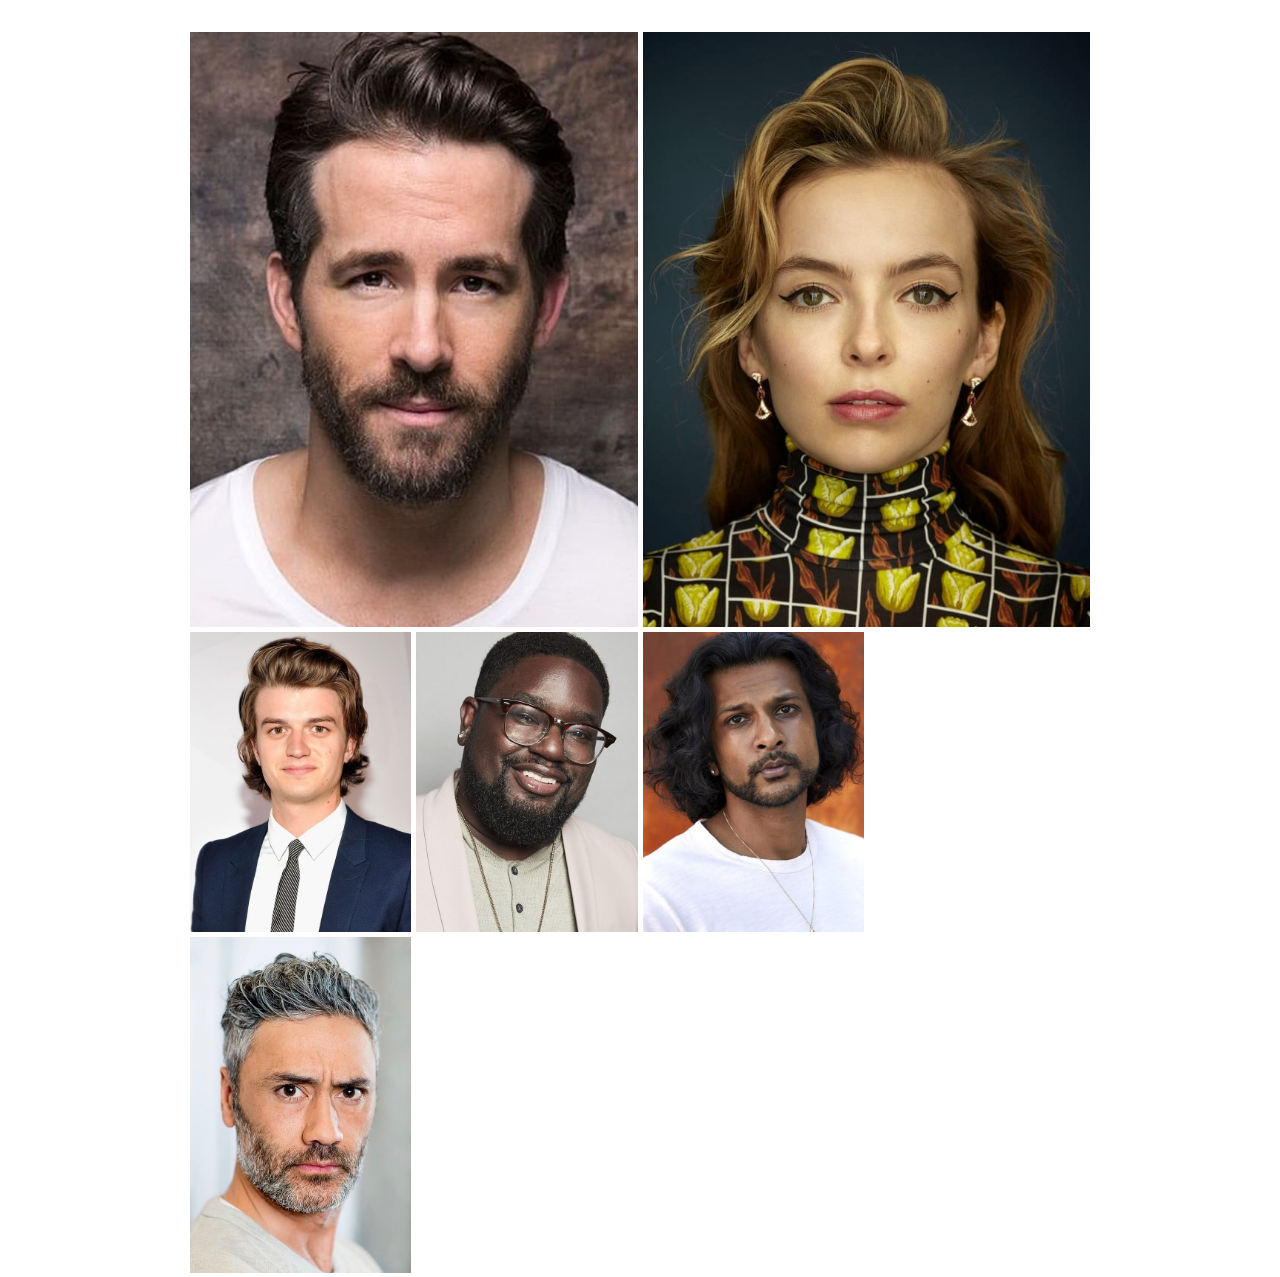
<file: actorsGallery.html>
<!DOCTYPE html>
<html lang="en">
<head>
    <meta charset="UTF-8">
    <meta name="viewport" content="width=device-width, initial-scale=1.0">
    <link rel="stylesheet" href="css/gallery.css">
    <title>Free Guy Actors Gallery</title>
</head>
<body>
    
    <div class="container">

        <div class="ryan">
            <div class="img">
                <img src="images/ryan.jpg" alt="">
            </div>
        </div>

        <div class="jodie">
            <div class="img">
                <img src="images/jodie.jpg" alt="">
            </div>
        </div>

        <div class="joe">
            <div class="img">
                <img src="images/joe.jpg" alt="">
            </div>
        </div>

        <div class="lilrel">
            <div class="img">
                <img src="images/lilrel.jpg" alt="">
            </div>
        </div>

        <div class="utkarsh">
            <div class="img">
                <img src="images/utkarsh.jpg" alt="">
            </div>
        </div>

        <div class="taika"></div>
            <div class="img">
                <img src="images/taika.jpg" alt="">
            </div>
        </div>

    </div>

</body>
</html>
</file>
<file: css/gallery.css>
* {
    margin: 0;
    padding: 0;
    box-sizing: border-box;
   /* border: 1px solid red; */
}

.container {
    width: 900px;
    height: 900px;
    margin: 2rem auto;
    display: grid;
    grid-template-columns: repeat(4, 1fr);
    grid-template-rows: 595px 300px;
    gap: 5px;
}

.container > div {
    width: 100%;
    height: 100%;
}

.img {
    width: 100%;
    height: 100%;
}

.img img {
    width: 100%;
    height: 100%;
    object-fit: cover;
}

.ryan {
    grid-column: 1/3;
    grid-row: 1/2;
}

.jodie {
    grid-column: 3/5;
    grid-row: 1/2;
}


@media (max-width: 568px) {
    body {
        background-color: black;
    }

    .container {
        width: auto;
        grid-template-columns: repeat(1, auto);
        grid-template-rows: repeat(6, 1fr);
        grid-template-areas:
        "ryan"
        "jodie"
        "joe"
        "lilrel"
        "utkarsh"
        "taika"
        ;

    }

    .ryan {
        grid-area: ryan;
  
    }
  
    .jodie {
        grid-area: jodie;
    }
  
    .joe {
        grid-area: joe;
    }
  
    .lilrel {
        grid-area: lilrel;
    }
  
    .utkarsh {
        grid-area: utkarsh;
    }
  
    .taika {
        grid-area: taika;
    }

}
</file>
